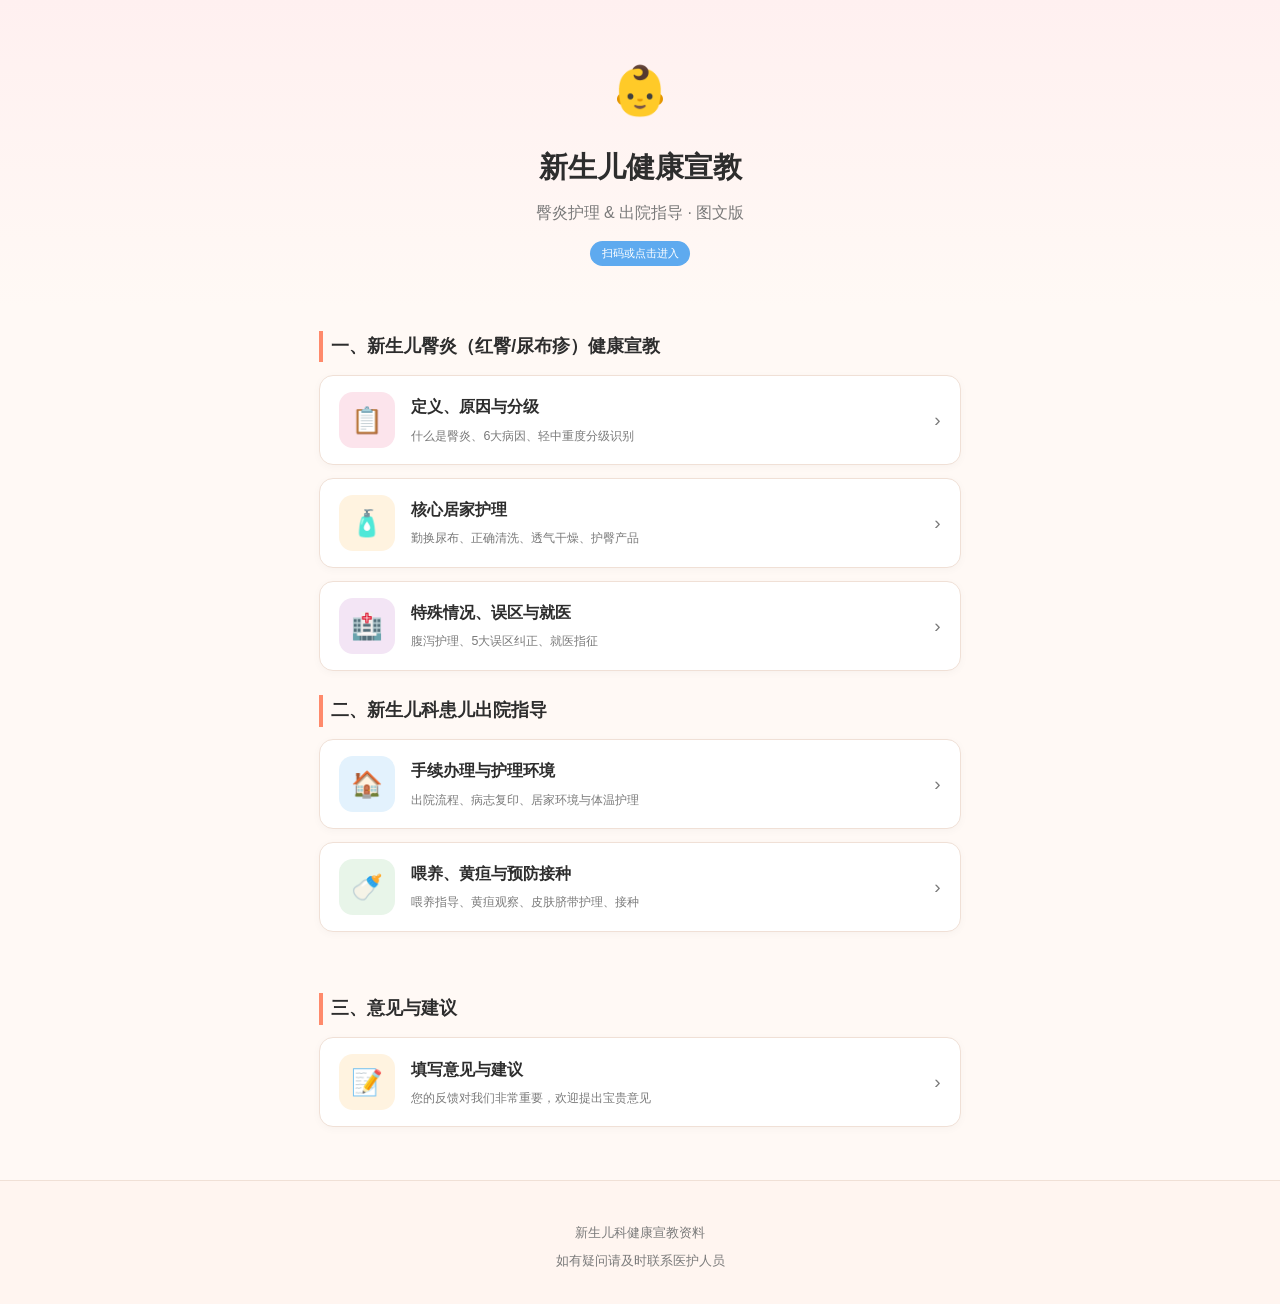
<file: index.html>
<!-- Generated by Trae Work -->
<!DOCTYPE html>
<html lang="zh-CN">
<head>
  <meta charset="UTF-8">
  <meta name="viewport" content="width=device-width, initial-scale=1.0">
  <title>新生儿健康宣教 - 目录</title>
  <link rel="stylesheet" href="assets/style.css">
  <style>
    /* 首页额外样式 */
    body {
      background: #fff9f5;
    }
    .cover {
      text-align: center;
      padding: 3rem 1.5rem 2.5rem;
      background: linear-gradient(180deg, #fff0f0 0%, #fff9f5 100%);
    }
    .cover .logo-icon {
      font-size: 3rem;
      margin-bottom: 0.5rem;
    }
    .cover h1 {
      font-size: 1.8rem;
      font-weight: 700;
      color: var(--ink);
      margin-bottom: 0.3rem;
    }
    .cover .sub {
      font-size: 1rem;
      color: var(--muted);
    }
    .cover .version-tag {
      display: inline-block;
      background: var(--accent2);
      color: white;
      font-size: 0.7rem;
      padding: 0.15rem 0.7rem;
      border-radius: 99px;
      margin-top: 0.8rem;
    }

    /* 内容卡片列表 */
    .card-list {
      max-width: 680px;
      margin: 0 auto;
      padding: 1.5rem 1.2rem;
    }
    .card-list:last-of-type {
      padding-bottom: 0.5rem;
    }
    .page-footer {
      text-align: center;
      padding: 2.5rem 1rem 2rem;
      font-size: 0.8rem;
      color: #7a7a7a;
      background: #fff5f0;
      border-top: 1px solid #f0e0d6;
      margin-top: 1rem;
    }

    .group-title {
      font-size: 1.1rem;
      font-weight: 700;
      color: var(--ink);
      margin: 1.5rem 0 0.8rem;
      padding-left: 0.5rem;
      border-left: 4px solid var(--accent);
    }
    .group-title:first-child { margin-top: 0; }

    .entry-card {
      display: flex;
      align-items: center;
      gap: 1rem;
      background: white;
      border-radius: 14px;
      padding: 1rem 1.2rem;
      margin-bottom: 0.8rem;
      border: 1px solid var(--rule);
      text-decoration: none;
      color: inherit;
      transition: box-shadow 0.2s, transform 0.2s;
      box-shadow: 0 2px 8px rgba(0,0,0,0.03);
    }
    .entry-card:hover {
      box-shadow: 0 6px 20px rgba(0,0,0,0.08);
      transform: translateY(-1px);
    }

    .entry-card .card-icon {
      width: 56px;
      height: 56px;
      border-radius: 14px;
      display: flex;
      align-items: center;
      justify-content: center;
      font-size: 1.6rem;
      flex-shrink: 0;
    }
    .card-icon.pink { background: #fce4ec; }
    .card-icon.blue { background: #e3f2fd; }
    .card-icon.green { background: #e8f5e9; }
    .card-icon.orange { background: #fff3e0; }
    .card-icon.purple { background: #f3e5f5; }

    .entry-card .card-text { flex: 1; min-width: 0; }
    .entry-card .card-title {
      font-size: 1rem;
      font-weight: 600;
      color: var(--ink);
      margin-bottom: 0.15rem;
    }
    .entry-card .card-desc {
      font-size: 0.78rem;
      color: var(--muted);
      white-space: nowrap;
      overflow: hidden;
      text-overflow: ellipsis;
    }
    .entry-card .card-arrow {
      color: var(--muted);
      font-size: 1.2rem;
      flex-shrink: 0;
    }

    @media (max-width: 500px) {
      .cover h1 { font-size: 1.4rem; }
    }
  </style>
</head>
<body>

  <div class="cover">
    <div class="logo-icon">👶</div>
    <h1>新生儿健康宣教</h1>
    <p class="sub">臀炎护理 &amp; 出院指导 · 图文版</p>
    <span class="version-tag">扫码或点击进入</span>
  </div>

  <div class="card-list">
    <div class="group-title">一、新生儿臀炎（红臀/尿布疹）健康宣教</div>

    <a class="entry-card" href="pages/page1-definition.html">
      <div class="card-icon pink">📋</div>
      <div class="card-text">
        <div class="card-title">定义、原因与分级</div>
        <div class="card-desc">什么是臀炎、6大病因、轻中重度分级识别</div>
      </div>
      <div class="card-arrow">›</div>
    </a>

    <a class="entry-card" href="pages/page2-care.html">
      <div class="card-icon orange">🧴</div>
      <div class="card-text">
        <div class="card-title">核心居家护理</div>
        <div class="card-desc">勤换尿布、正确清洗、透气干燥、护臀产品</div>
      </div>
      <div class="card-arrow">›</div>
    </a>

    <a class="entry-card" href="pages/page3-special.html">
      <div class="card-icon purple">🏥</div>
      <div class="card-text">
        <div class="card-title">特殊情况、误区与就医</div>
        <div class="card-desc">腹泻护理、5大误区纠正、就医指征</div>
      </div>
      <div class="card-arrow">›</div>
    </a>

    <div class="group-title">二、新生儿科患儿出院指导</div>

    <a class="entry-card" href="pages/page4-discharge-1.html">
      <div class="card-icon blue">🏠</div>
      <div class="card-text">
        <div class="card-title">手续办理与护理环境</div>
        <div class="card-desc">出院流程、病志复印、居家环境与体温护理</div>
      </div>
      <div class="card-arrow">›</div>
    </a>

    <a class="entry-card" href="pages/page5-discharge-2.html">
      <div class="card-icon green">🍼</div>
      <div class="card-text">
        <div class="card-title">喂养、黄疸与预防接种</div>
        <div class="card-desc">喂养指导、黄疸观察、皮肤脐带护理、接种</div>
      </div>
      <div class="card-arrow">›</div>
    </a>
  </div>

  <!-- 意见建议入口 -->
  <div class="card-list">
    <div class="group-title">三、意见与建议</div>
    <a class="entry-card" href="pages/feedback.html">
      <div class="card-icon orange">📝</div>
      <div class="card-text">
        <div class="card-title">填写意见与建议</div>
        <div class="card-desc">您的反馈对我们非常重要，欢迎提出宝贵意见</div>
      </div>
      <div class="card-arrow">›</div>
    </a>
  </div>

  <div class="page-footer">
    <p>新生儿科健康宣教资料</p>
    <p style="margin-top:0.3rem">如有疑问请及时联系医护人员</p>
  </div>

</body>
</html>
</file>
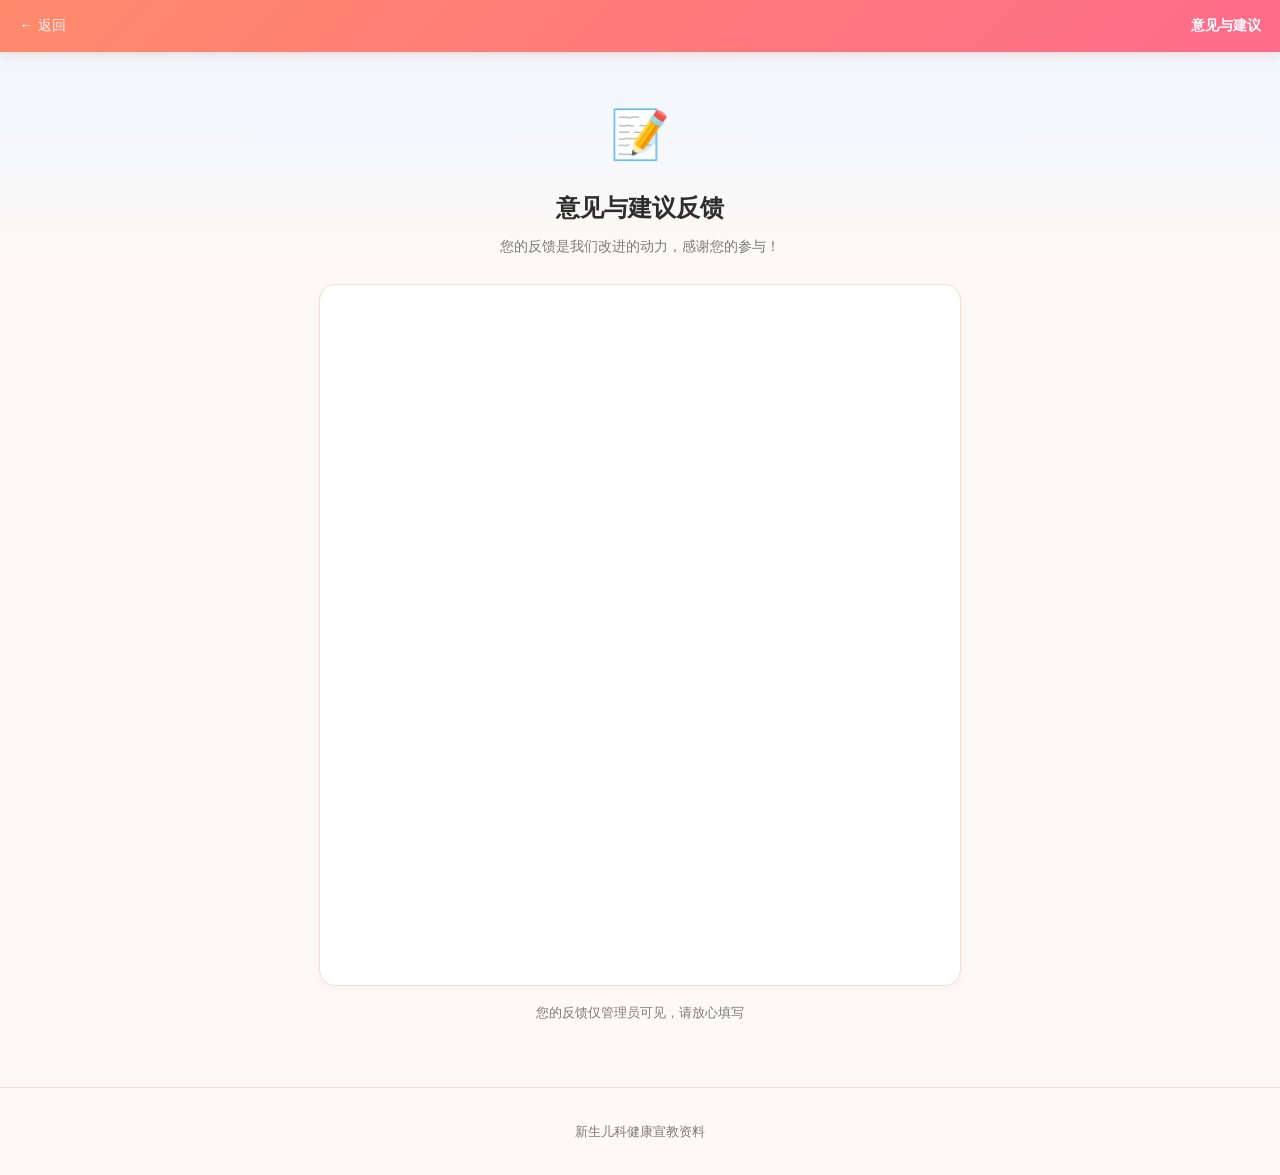
<file: pages/feedback.html>
<!-- Generated by Trae Work -->
<!DOCTYPE html>
<html lang="zh-CN">
<head>
  <meta charset="UTF-8">
  <meta name="viewport" content="width=device-width, initial-scale=1.0">
  <title>意见与建议 - 新生儿健康宣教</title>
  <link rel="stylesheet" href="../assets/style.css">
  <style>
    body { background: #fff9f5; }
    .feedback-hero {
      text-align: center;
      padding: 2.5rem 1rem 1.5rem;
      background: linear-gradient(180deg, #f0f7ff 0%, #fff9f5 100%);
    }
    .feedback-hero .hero-icon {
      font-size: 3rem;
      margin-bottom: 0.5rem;
    }
    .feedback-hero h1 {
      font-size: 1.5rem;
      font-weight: 700;
      color: #2d2d2d;
      margin-bottom: 0.3rem;
    }
    .feedback-hero .sub {
      font-size: 0.9rem;
      color: #7a7a7a;
    }

    .feedback-area {
      max-width: 680px;
      margin: 0 auto;
      padding: 0 1.2rem 3rem;
    }

    .survey-wrap {
      background: white;
      border-radius: 16px;
      overflow: hidden;
      box-shadow: 0 2px 12px rgba(0,0,0,0.04);
      border: 1px solid #f0e0d6;
    }
    .survey-wrap iframe {
      width: 100%;
      border: none;
      display: block;
      min-height: 600px;
    }

    .fallback-section {
      text-align: center;
      padding: 2rem 1rem;
      display: none;
    }
    .fallback-section .fallback-icon {
      font-size: 2.5rem;
      margin-bottom: 0.8rem;
    }
    .fallback-section .fallback-title {
      font-size: 1rem;
      font-weight: 600;
      color: #2d2d2d;
      margin-bottom: 0.4rem;
    }
    .fallback-section .fallback-desc {
      font-size: 0.85rem;
      color: #7a7a7a;
      margin-bottom: 1rem;
      line-height: 1.6;
    }
    .fallback-link {
      display: inline-block;
      padding: 0.7rem 2rem;
      font-size: 0.95rem;
      font-weight: 600;
      font-family: inherit;
      color: white;
      background: #ff8a6b;
      border: none;
      border-radius: 10px;
      text-decoration: none;
    }
    .fallback-link:hover { opacity: 0.9; }

    .tip-note {
      text-align: center;
      margin-top: 1rem;
      font-size: 0.82rem;
      color: #7a7a7a;
      line-height: 1.6;
    }

    .page-footer {
      text-align: center;
      padding: 2rem 1rem;
      font-size: 0.8rem;
      color: #7a7a7a;
      border-top: 1px solid #f0e0d6;
      margin-top: 1rem;
    }
  </style>
</head>
<body>

  <nav class="top-bar">
    <a class="back-link" href="../index.html">← 返回</a>
    <span class="nav-title">意见与建议</span>
  </nav>

  <section class="feedback-hero">
    <div class="hero-icon">📝</div>
    <h1>意见与建议反馈</h1>
    <p class="sub">您的反馈是我们改进的动力，感谢您的参与！</p>
  </section>

  <div class="feedback-area">

    <!-- 问卷嵌入 -->
    <div class="survey-wrap" id="surveyWrap">
      <iframe id="surveyFrame" src="about:blank" height="700" allowfullscreen></iframe>
    </div>

    <!-- 如果 iframe 无法加载，显示备用跳转 -->
    <div class="fallback-section" id="fallbackSection">
      <div class="fallback-icon">📝</div>
      <div class="fallback-title">请在问卷页面填写反馈</div>
      <div class="fallback-desc">点击下方按钮前往问卷页面填写</div>
      <a class="fallback-link" id="fallbackLink" href="#" target="_blank">前往问卷填写</a>
    </div>

    <div class="tip-note">您的反馈仅管理员可见，请放心填写</div>

  </div>

  <div class="page-footer">
    <p>新生儿科健康宣教资料</p>
  </div>

  <script>
    const surveyLink = 'https://wj.qq.com/s2/27233499/6184/';
    const frame = document.getElementById('surveyFrame');
    const wrap = document.getElementById('surveyWrap');
    const fallback = document.getElementById('fallbackSection');
    const fallbackLink = document.getElementById('fallbackLink');

    // 尝试用 iframe 加载
    frame.src = surveyLink;

    // 检测 iframe 是否加载成功
    frame.onload = function() {
      try {
        // 如果能访问 contentDocument 且不为空，说明加载成功
        var doc = frame.contentDocument || frame.contentWindow.document;
        if (doc && doc.body && doc.body.innerHTML.length > 0) {
          wrap.style.display = 'block';
          fallback.style.display = 'none';
        } else {
          showFallback();
        }
      } catch(e) {
        // 跨域无法访问，可能是加载成功了也可能是被拦截
        // 对于腾讯问卷，通常是被拦截，显示备用方案
        // 但我们还是先假设加载成功，让用户看到 iframe
        wrap.style.display = 'block';
        fallback.style.display = 'none';
      }
    };

    frame.onerror = function() {
      showFallback();
    };

    // 如果 iframe 加载超时（5秒），也显示备用
    setTimeout(function() {
      try {
        var doc = frame.contentDocument || frame.contentWindow.document;
        if (!doc || !doc.body || doc.body.innerHTML.length <= 50) {
          showFallback();
        }
      } catch(e) {
        // 跨域，保持 iframe 显示
      }
    }, 5000);

    function showFallback() {
      wrap.style.display = 'none';
      fallback.style.display = 'block';
      fallbackLink.href = surveyLink;
    }
  </script>

</body>
</html>
</file>
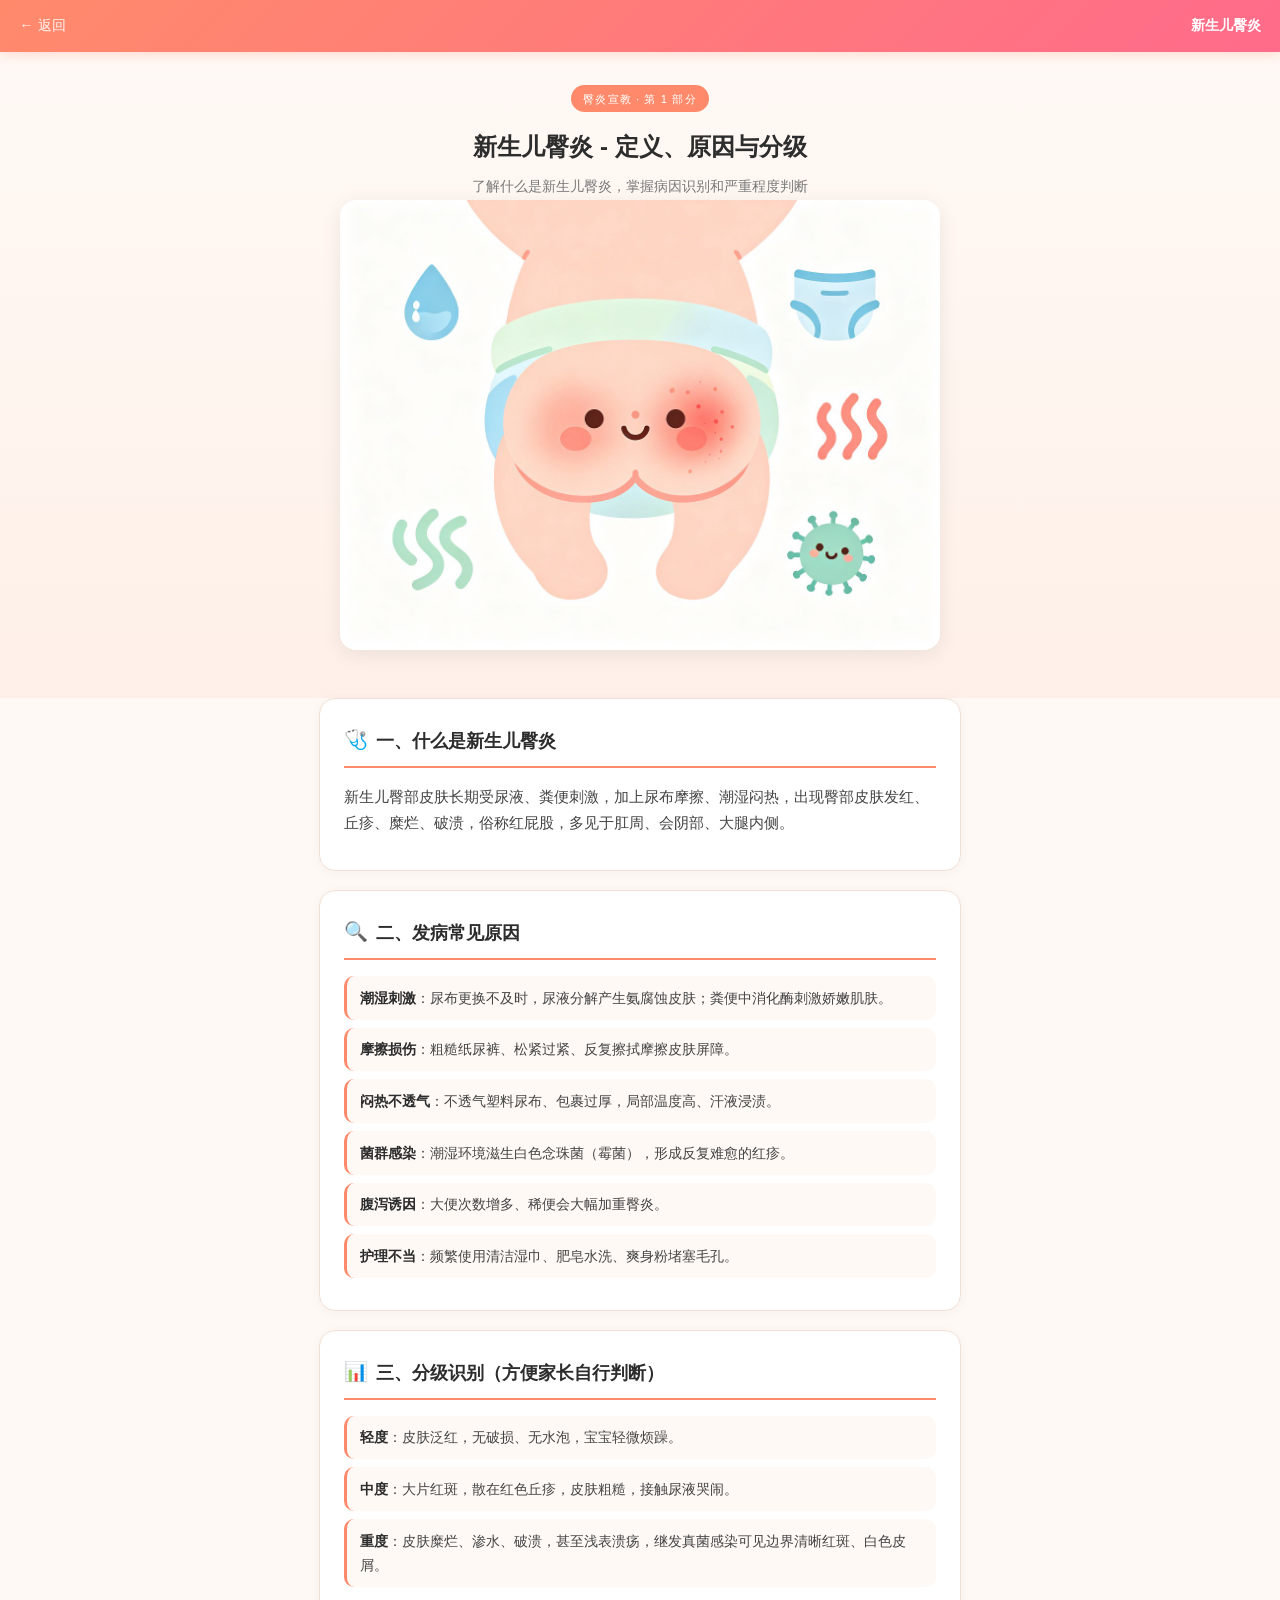
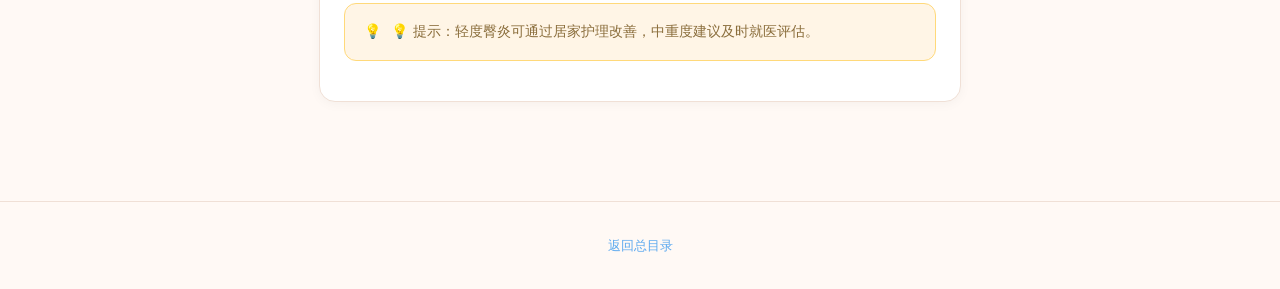
<file: pages/page1-definition.html>
<!-- Generated by Trae Work -->
<!DOCTYPE html>
<html lang="zh-CN">
<head>
  <meta charset="UTF-8">
  <meta name="viewport" content="width=device-width, initial-scale=1.0">
  <title>新生儿臀炎 - 定义、原因与分级</title>
  <link rel="stylesheet" href="../assets/style.css">
</head>
<body>

  <nav class="top-bar">
    <a class="back-link" href="../index.html">← 返回</a>
    <span class="nav-title">新生儿臀炎</span>
  </nav>

  <section class="page-hero">
    <span class="part-badge">臀炎宣教 · 第 1 部分</span>
    <h1>新生儿臀炎 - 定义、原因与分级</h1>
    <p class="hero-desc">了解什么是新生儿臀炎，掌握病因识别和严重程度判断</p>
    <div class="hero-image">
      <img src="../assets/images/hero_definition.jpg" alt="新生儿臀炎定义">
    </div>
  </section>

  <div class="content">

    <div class="section-card">
      <h2><span class="emoji">🩺</span> 一、什么是新生儿臀炎</h2>
      <p>新生儿臀部皮肤长期受尿液、粪便刺激，加上尿布摩擦、潮湿闷热，出现臀部皮肤发红、丘疹、糜烂、破溃，俗称红屁股，多见于肛周、会阴部、大腿内侧。</p>
    </div>

    <div class="section-card">
      <h2><span class="emoji">🔍</span> 二、发病常见原因</h2>
      <ul class="info-list">
        <li><strong>潮湿刺激</strong>：尿布更换不及时，尿液分解产生氨腐蚀皮肤；粪便中消化酶刺激娇嫩肌肤。</li>
        <li><strong>摩擦损伤</strong>：粗糙纸尿裤、松紧过紧、反复擦拭摩擦皮肤屏障。</li>
        <li><strong>闷热不透气</strong>：不透气塑料尿布、包裹过厚，局部温度高、汗液浸渍。</li>
        <li><strong>菌群感染</strong>：潮湿环境滋生白色念珠菌（霉菌），形成反复难愈的红疹。</li>
        <li><strong>腹泻诱因</strong>：大便次数增多、稀便会大幅加重臀炎。</li>
        <li><strong>护理不当</strong>：频繁使用清洁湿巾、肥皂水洗、爽身粉堵塞毛孔。</li>
      </ul>
    </div>

    <div class="section-card">
      <h2><span class="emoji">📊</span> 三、分级识别（方便家长自行判断）</h2>
      <ul class="info-list">
        <li><strong>轻度</strong>：皮肤泛红，无破损、无水泡，宝宝轻微烦躁。</li>
        <li><strong>中度</strong>：大片红斑，散在红色丘疹，皮肤粗糙，接触尿液哭闹。</li>
        <li><strong>重度</strong>：皮肤糜烂、渗水、破溃，甚至浅表溃疡，继发真菌感染可见边界清晰红斑、白色皮屑。</li>
      </ul>
      <div class="tip-box">
        💡 提示：轻度臀炎可通过居家护理改善，中重度建议及时就医评估。
      </div>
    </div>

  </div>

  <footer class="page-footer">
    <a href="../index.html">返回总目录</a>
  </footer>

</body>
</html>
</file>
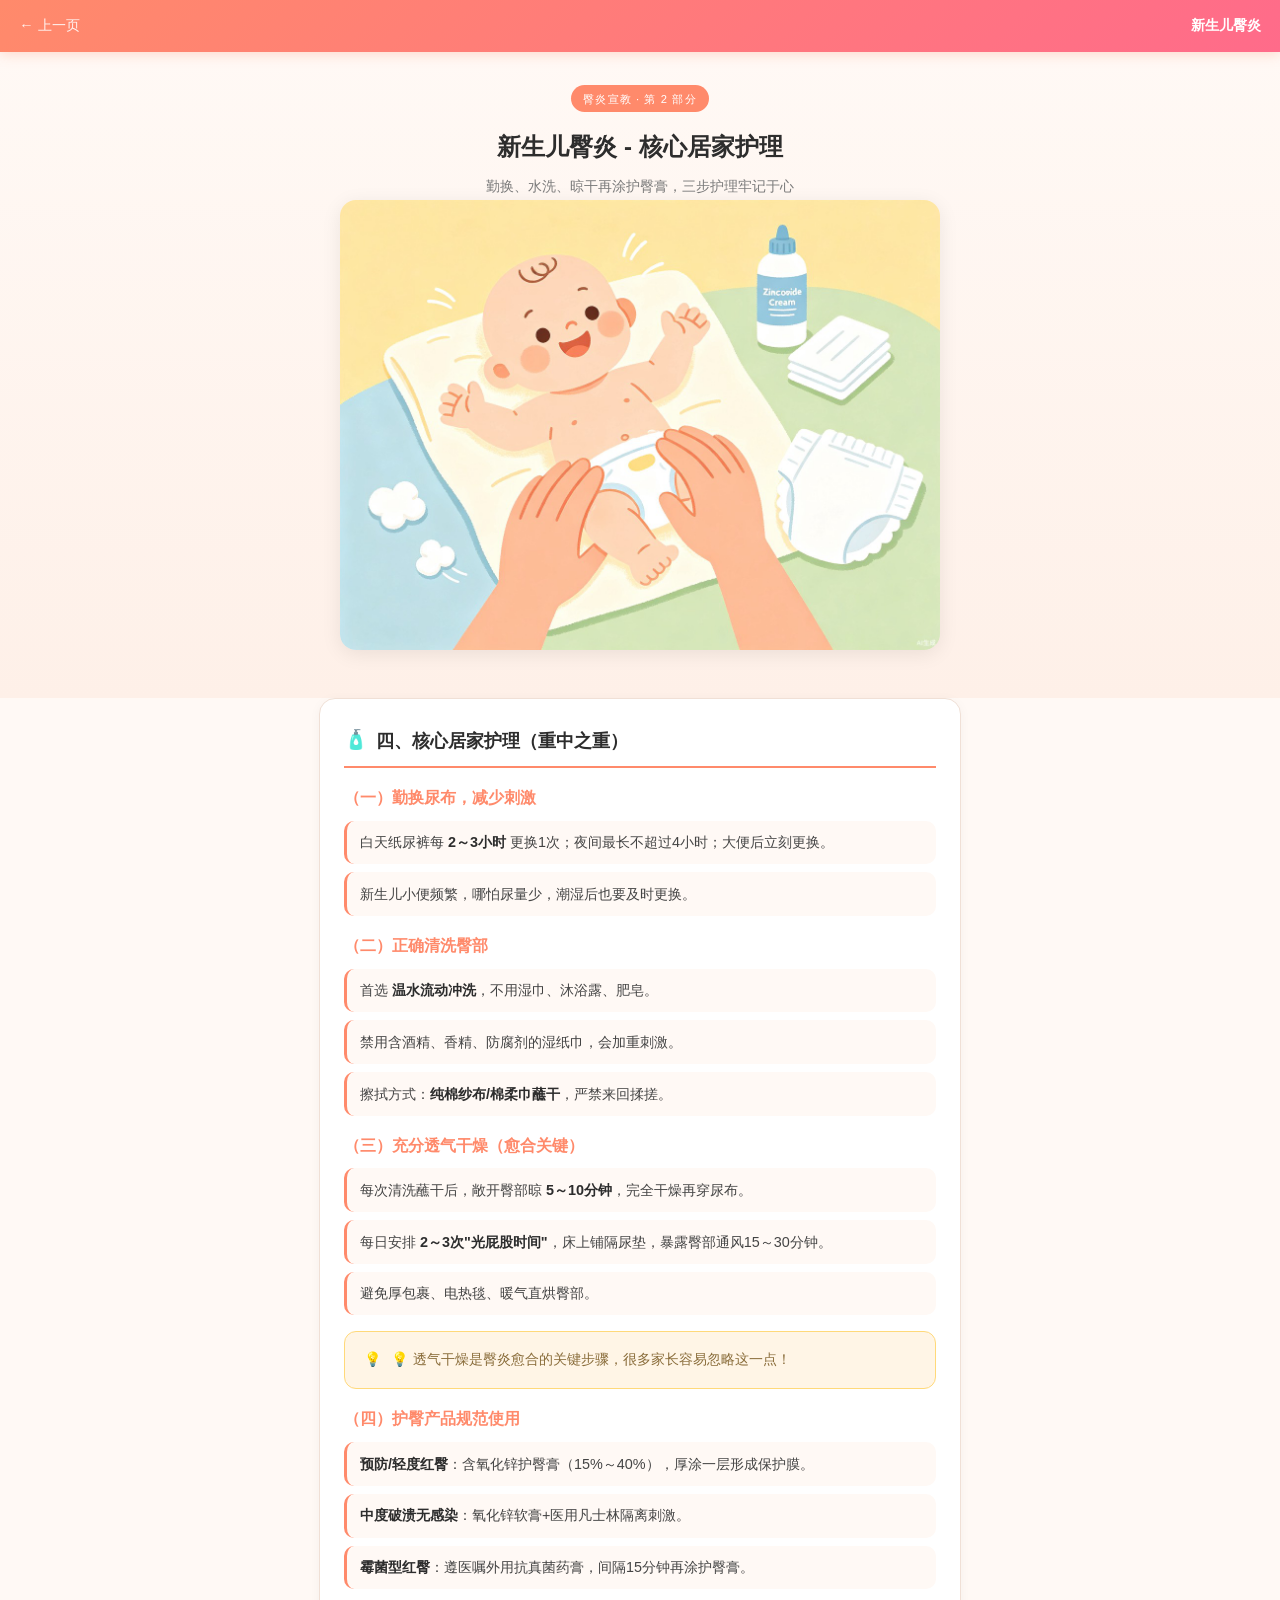
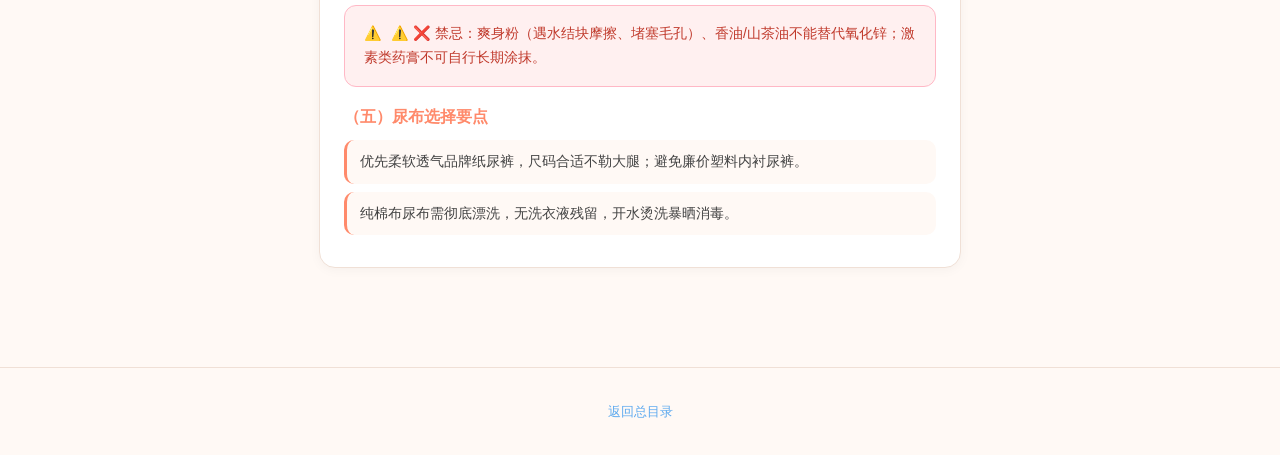
<file: pages/page2-care.html>
<!-- Generated by Trae Work -->
<!DOCTYPE html>
<html lang="zh-CN">
<head>
  <meta charset="UTF-8">
  <meta name="viewport" content="width=device-width, initial-scale=1.0">
  <title>新生儿臀炎 - 核心居家护理</title>
  <link rel="stylesheet" href="../assets/style.css">
</head>
<body>

  <nav class="top-bar">
    <a class="back-link" href="page1-definition.html">← 上一页</a>
    <span class="nav-title">新生儿臀炎</span>
  </nav>

  <section class="page-hero">
    <span class="part-badge">臀炎宣教 · 第 2 部分</span>
    <h1>新生儿臀炎 - 核心居家护理</h1>
    <p class="hero-desc">勤换、水洗、晾干再涂护臀膏，三步护理牢记于心</p>
    <div class="hero-image">
      <img src="../assets/images/hero_care.jpg" alt="核心居家护理">
    </div>
  </section>

  <div class="content">

    <div class="section-card">
      <h2><span class="emoji">🧴</span> 四、核心居家护理（重中之重）</h2>

      <h3>（一）勤换尿布，减少刺激</h3>
      <ul class="info-list">
        <li>白天纸尿裤每 <strong>2～3小时</strong> 更换1次；夜间最长不超过4小时；大便后立刻更换。</li>
        <li>新生儿小便频繁，哪怕尿量少，潮湿后也要及时更换。</li>
      </ul>

      <h3>（二）正确清洗臀部</h3>
      <ul class="info-list">
        <li>首选 <strong>温水流动冲洗</strong>，不用湿巾、沐浴露、肥皂。</li>
        <li>禁用含酒精、香精、防腐剂的湿纸巾，会加重刺激。</li>
        <li>擦拭方式：<strong>纯棉纱布/棉柔巾蘸干</strong>，严禁来回揉搓。</li>
      </ul>

      <h3>（三）充分透气干燥（愈合关键）</h3>
      <ul class="info-list">
        <li>每次清洗蘸干后，敞开臀部晾 <strong>5～10分钟</strong>，完全干燥再穿尿布。</li>
        <li>每日安排 <strong>2～3次"光屁股时间"</strong>，床上铺隔尿垫，暴露臀部通风15～30分钟。</li>
        <li>避免厚包裹、电热毯、暖气直烘臀部。</li>
      </ul>
      <div class="tip-box">
        💡 透气干燥是臀炎愈合的关键步骤，很多家长容易忽略这一点！
      </div>

      <h3>（四）护臀产品规范使用</h3>
      <ul class="info-list">
        <li><strong>预防/轻度红臀</strong>：含氧化锌护臀膏（15%～40%），厚涂一层形成保护膜。</li>
        <li><strong>中度破溃无感染</strong>：氧化锌软膏+医用凡士林隔离刺激。</li>
        <li><strong>霉菌型红臀</strong>：遵医嘱外用抗真菌药膏，间隔15分钟再涂护臀膏。</li>
      </ul>
      <div class="warn-box">
        ⚠️ ❌ 禁忌：爽身粉（遇水结块摩擦、堵塞毛孔）、香油/山茶油不能替代氧化锌；激素类药膏不可自行长期涂抹。
      </div>

      <h3>（五）尿布选择要点</h3>
      <ul class="info-list">
        <li>优先柔软透气品牌纸尿裤，尺码合适不勒大腿；避免廉价塑料内衬尿裤。</li>
        <li>纯棉布尿布需彻底漂洗，无洗衣液残留，开水烫洗暴晒消毒。</li>
      </ul>
    </div>

  </div>

  <footer class="page-footer">
    <a href="../index.html">返回总目录</a>
  </footer>

</body>
</html>
</file>
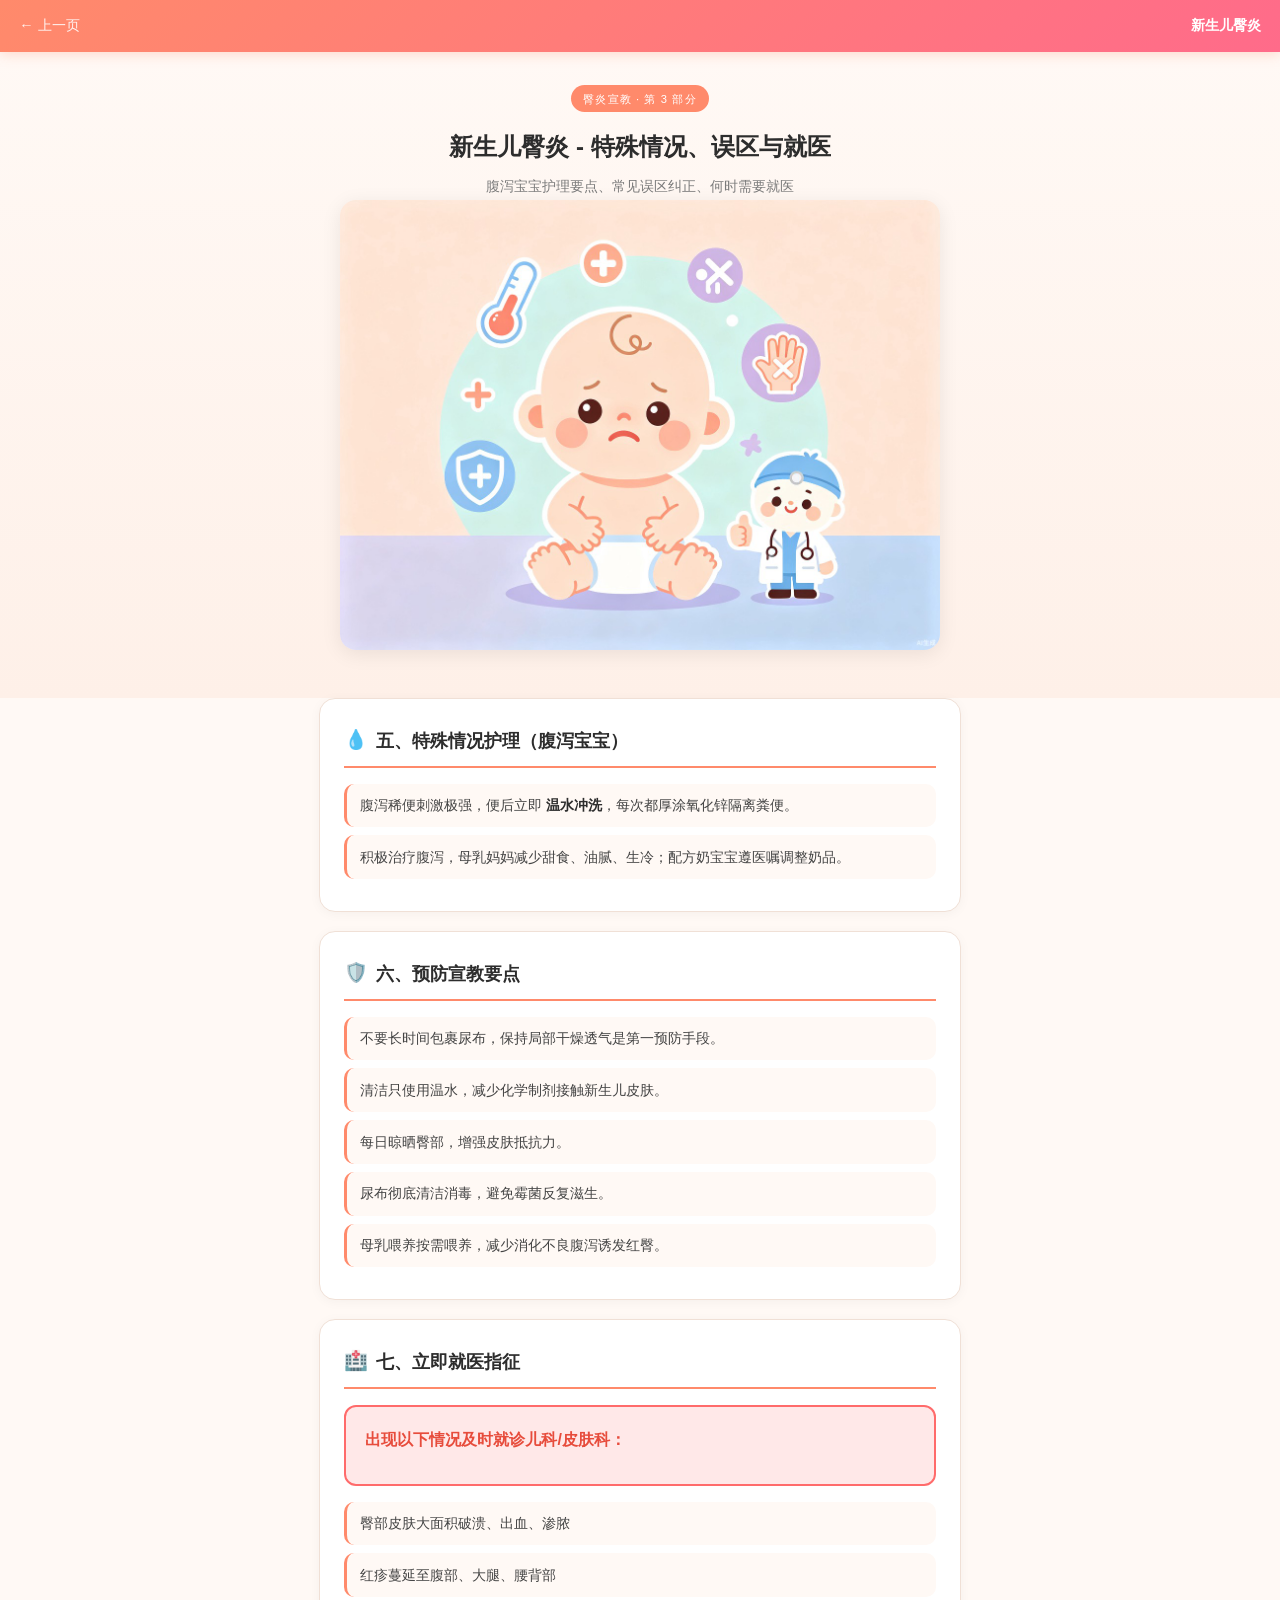
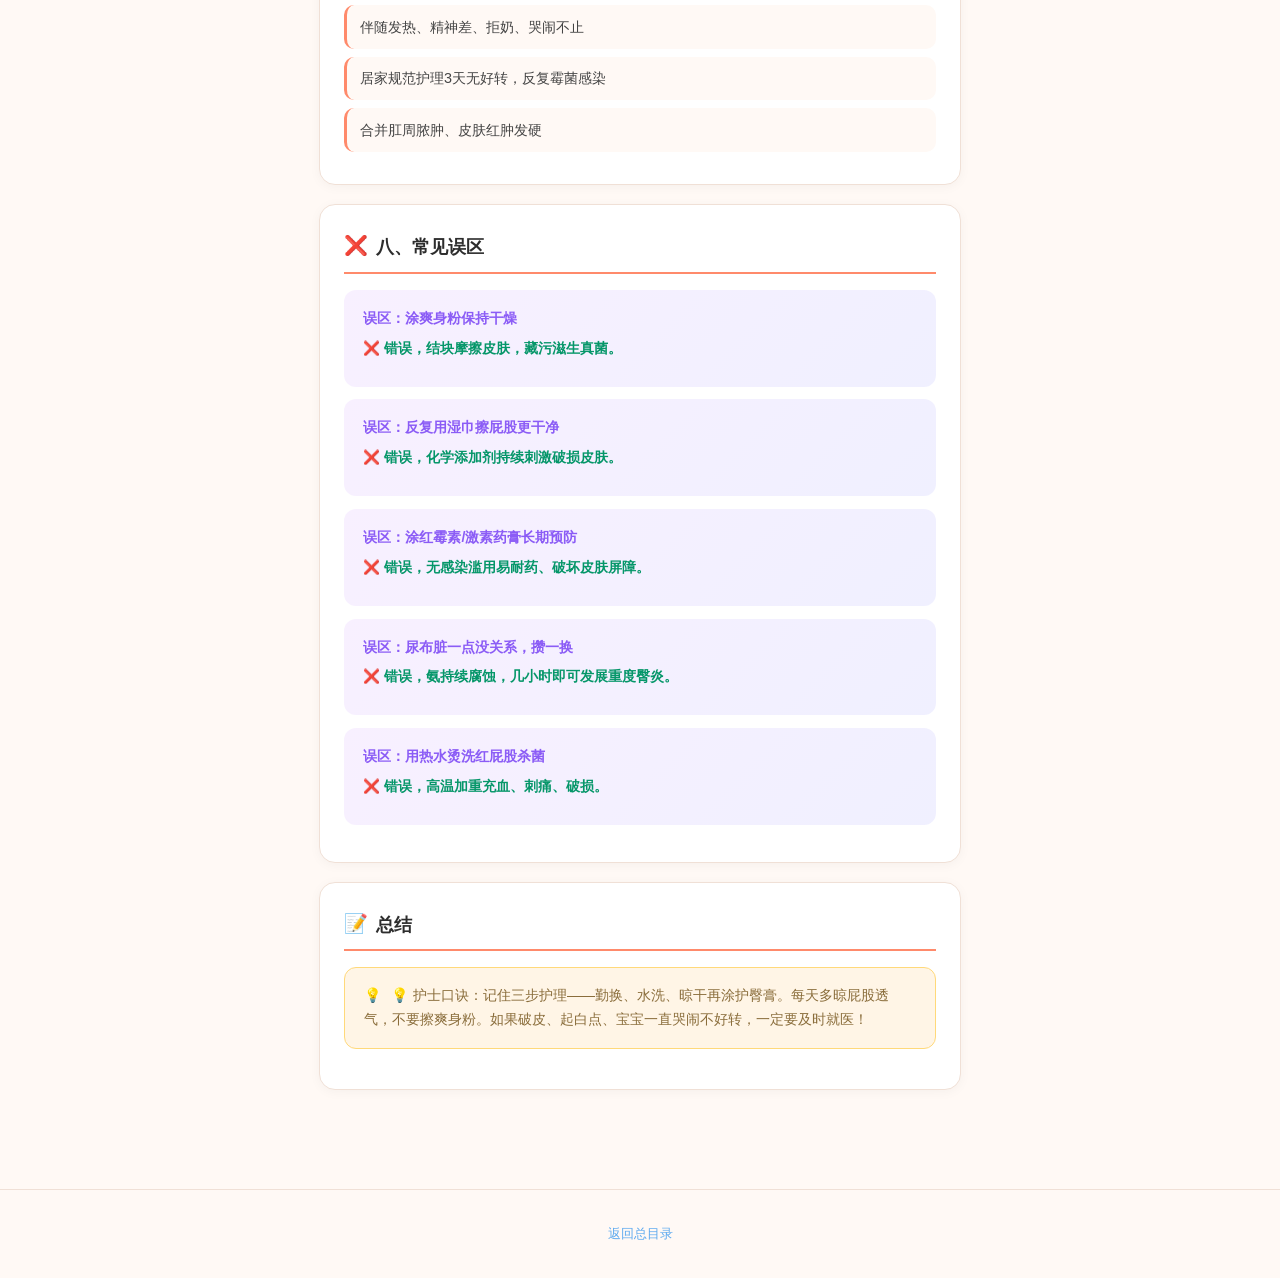
<file: pages/page3-special.html>
<!-- Generated by Trae Work -->
<!DOCTYPE html>
<html lang="zh-CN">
<head>
  <meta charset="UTF-8">
  <meta name="viewport" content="width=device-width, initial-scale=1.0">
  <title>新生儿臀炎 - 特殊情况、误区与就医</title>
  <link rel="stylesheet" href="../assets/style.css">
</head>
<body>

  <nav class="top-bar">
    <a class="back-link" href="page2-care.html">← 上一页</a>
    <span class="nav-title">新生儿臀炎</span>
  </nav>

  <section class="page-hero">
    <span class="part-badge">臀炎宣教 · 第 3 部分</span>
    <h1>新生儿臀炎 - 特殊情况、误区与就医</h1>
    <p class="hero-desc">腹泻宝宝护理要点、常见误区纠正、何时需要就医</p>
    <div class="hero-image">
      <img src="../assets/images/hero_special.jpg" alt="特殊情况与误区">
    </div>
  </section>

  <div class="content">

    <div class="section-card">
      <h2><span class="emoji">💧</span> 五、特殊情况护理（腹泻宝宝）</h2>
      <ul class="info-list">
        <li>腹泻稀便刺激极强，便后立即 <strong>温水冲洗</strong>，每次都厚涂氧化锌隔离粪便。</li>
        <li>积极治疗腹泻，母乳妈妈减少甜食、油腻、生冷；配方奶宝宝遵医嘱调整奶品。</li>
      </ul>
    </div>

    <div class="section-card">
      <h2><span class="emoji">🛡️</span> 六、预防宣教要点</h2>
      <ul class="info-list">
        <li>不要长时间包裹尿布，保持局部干燥透气是第一预防手段。</li>
        <li>清洁只使用温水，减少化学制剂接触新生儿皮肤。</li>
        <li>每日晾晒臀部，增强皮肤抵抗力。</li>
        <li>尿布彻底清洁消毒，避免霉菌反复滋生。</li>
        <li>母乳喂养按需喂养，减少消化不良腹泻诱发红臀。</li>
      </ul>
    </div>

    <div class="section-card">
      <h2><span class="emoji">🏥</span> 七、立即就医指征</h2>
      <div class="alert-box">
        <p class="alert-title">出现以下情况及时就诊儿科/皮肤科：</p>
      </div>
      <ul class="info-list">
        <li>臀部皮肤大面积破溃、出血、渗脓</li>
        <li>红疹蔓延至腹部、大腿、腰背部</li>
        <li>伴随发热、精神差、拒奶、哭闹不止</li>
        <li>居家规范护理3天无好转，反复霉菌感染</li>
        <li>合并肛周脓肿、皮肤红肿发硬</li>
      </ul>
    </div>

    <div class="section-card">
      <h2><span class="emoji">❌</span> 八、常见误区</h2>

      <div class="myth-card">
        <p class="myth-title">误区：涂爽身粉保持干燥</p>
        <p class="myth-answer">❌ 错误，结块摩擦皮肤，藏污滋生真菌。</p>
      </div>

      <div class="myth-card">
        <p class="myth-title">误区：反复用湿巾擦屁股更干净</p>
        <p class="myth-answer">❌ 错误，化学添加剂持续刺激破损皮肤。</p>
      </div>

      <div class="myth-card">
        <p class="myth-title">误区：涂红霉素/激素药膏长期预防</p>
        <p class="myth-answer">❌ 错误，无感染滥用易耐药、破坏皮肤屏障。</p>
      </div>

      <div class="myth-card">
        <p class="myth-title">误区：尿布脏一点没关系，攒一换</p>
        <p class="myth-answer">❌ 错误，氨持续腐蚀，几小时即可发展重度臀炎。</p>
      </div>

      <div class="myth-card">
        <p class="myth-title">误区：用热水烫洗红屁股杀菌</p>
        <p class="myth-answer">❌ 错误，高温加重充血、刺痛、破损。</p>
      </div>
    </div>

    <div class="section-card">
      <h2><span class="emoji">📝</span> 总结</h2>
      <div class="tip-box">
        💡 护士口诀：记住三步护理——勤换、水洗、晾干再涂护臀膏。每天多晾屁股透气，不要擦爽身粉。如果破皮、起白点、宝宝一直哭闹不好转，一定要及时就医！
      </div>
    </div>

  </div>

  <footer class="page-footer">
    <a href="../index.html">返回总目录</a>
  </footer>

</body>
</html>
</file>
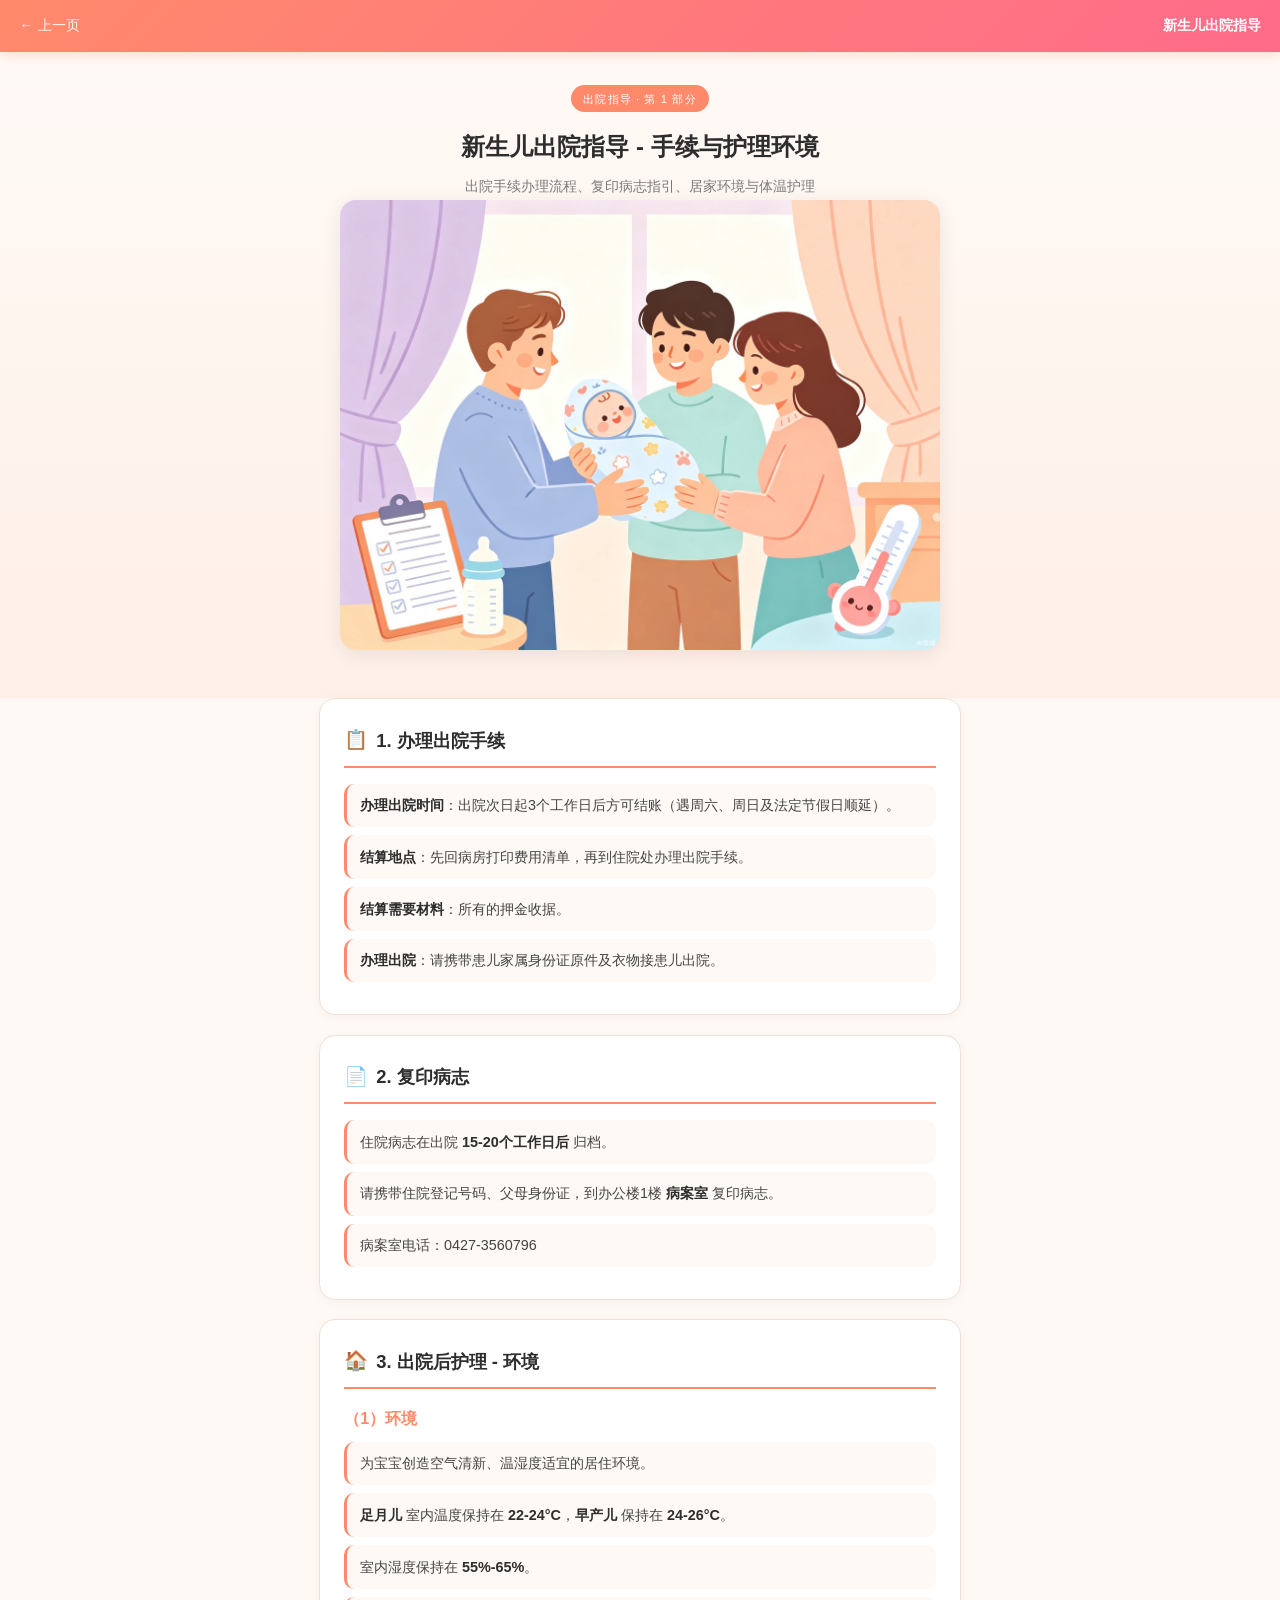
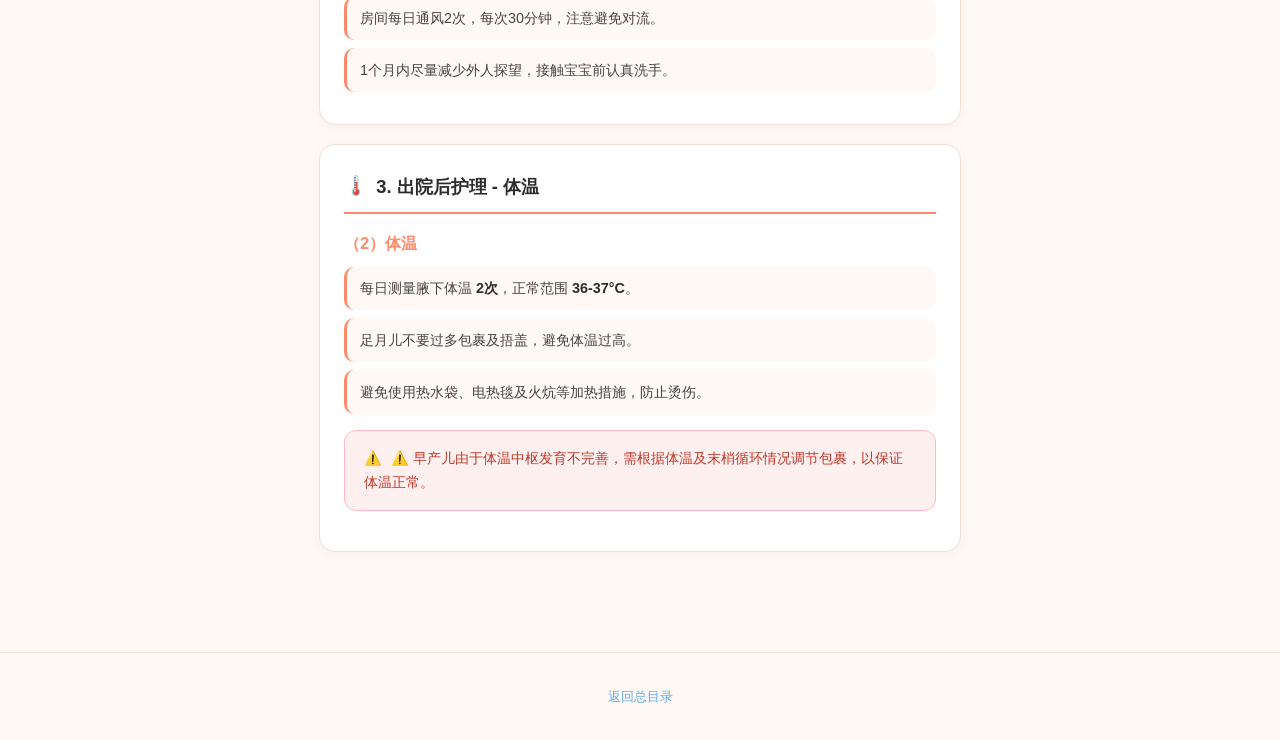
<file: pages/page4-discharge-1.html>
<!-- Generated by Trae Work -->
<!DOCTYPE html>
<html lang="zh-CN">
<head>
  <meta charset="UTF-8">
  <meta name="viewport" content="width=device-width, initial-scale=1.0">
  <title>新生儿出院指导 - 手续与护理环境</title>
  <link rel="stylesheet" href="../assets/style.css">
</head>
<body>

  <nav class="top-bar">
    <a class="back-link" href="page3-special.html">← 上一页</a>
    <span class="nav-title">新生儿出院指导</span>
  </nav>

  <section class="page-hero">
    <span class="part-badge">出院指导 · 第 1 部分</span>
    <h1>新生儿出院指导 - 手续与护理环境</h1>
    <p class="hero-desc">出院手续办理流程、复印病志指引、居家环境与体温护理</p>
    <div class="hero-image">
      <img src="../assets/images/hero_discharge_1.jpg" alt="出院手续与护理环境">
    </div>
  </section>

  <div class="content">

    <div class="section-card">
      <h2><span class="emoji">📋</span> 1. 办理出院手续</h2>
      <ul class="info-list">
        <li><strong>办理出院时间</strong>：出院次日起3个工作日后方可结账（遇周六、周日及法定节假日顺延）。</li>
        <li><strong>结算地点</strong>：先回病房打印费用清单，再到住院处办理出院手续。</li>
        <li><strong>结算需要材料</strong>：所有的押金收据。</li>
        <li><strong>办理出院</strong>：请携带患儿家属身份证原件及衣物接患儿出院。</li>
      </ul>
    </div>

    <div class="section-card">
      <h2><span class="emoji">📄</span> 2. 复印病志</h2>
      <ul class="info-list">
        <li>住院病志在出院 <strong>15-20个工作日后</strong> 归档。</li>
        <li>请携带住院登记号码、父母身份证，到办公楼1楼 <strong>病案室</strong> 复印病志。</li>
        <li>病案室电话：0427-3560796</li>
      </ul>
    </div>

    <div class="section-card">
      <h2><span class="emoji">🏠</span> 3. 出院后护理 - 环境</h2>
      <h3>（1）环境</h3>
      <ul class="info-list">
        <li>为宝宝创造空气清新、温湿度适宜的居住环境。</li>
        <li><strong>足月儿</strong> 室内温度保持在 <strong>22-24°C</strong>，<strong>早产儿</strong> 保持在 <strong>24-26°C</strong>。</li>
        <li>室内湿度保持在 <strong>55%-65%</strong>。</li>
        <li>房间每日通风2次，每次30分钟，注意避免对流。</li>
        <li>1个月内尽量减少外人探望，接触宝宝前认真洗手。</li>
      </ul>
    </div>

    <div class="section-card">
      <h2><span class="emoji">🌡️</span> 3. 出院后护理 - 体温</h2>
      <h3>（2）体温</h3>
      <ul class="info-list">
        <li>每日测量腋下体温 <strong>2次</strong>，正常范围 <strong>36-37°C</strong>。</li>
        <li>足月儿不要过多包裹及捂盖，避免体温过高。</li>
        <li>避免使用热水袋、电热毯及火炕等加热措施，防止烫伤。</li>
      </ul>
      <div class="warn-box">
        ⚠️ 早产儿由于体温中枢发育不完善，需根据体温及末梢循环情况调节包裹，以保证体温正常。
      </div>
    </div>

  </div>

  <footer class="page-footer">
    <a href="../index.html">返回总目录</a>
  </footer>

</body>
</html>
</file>
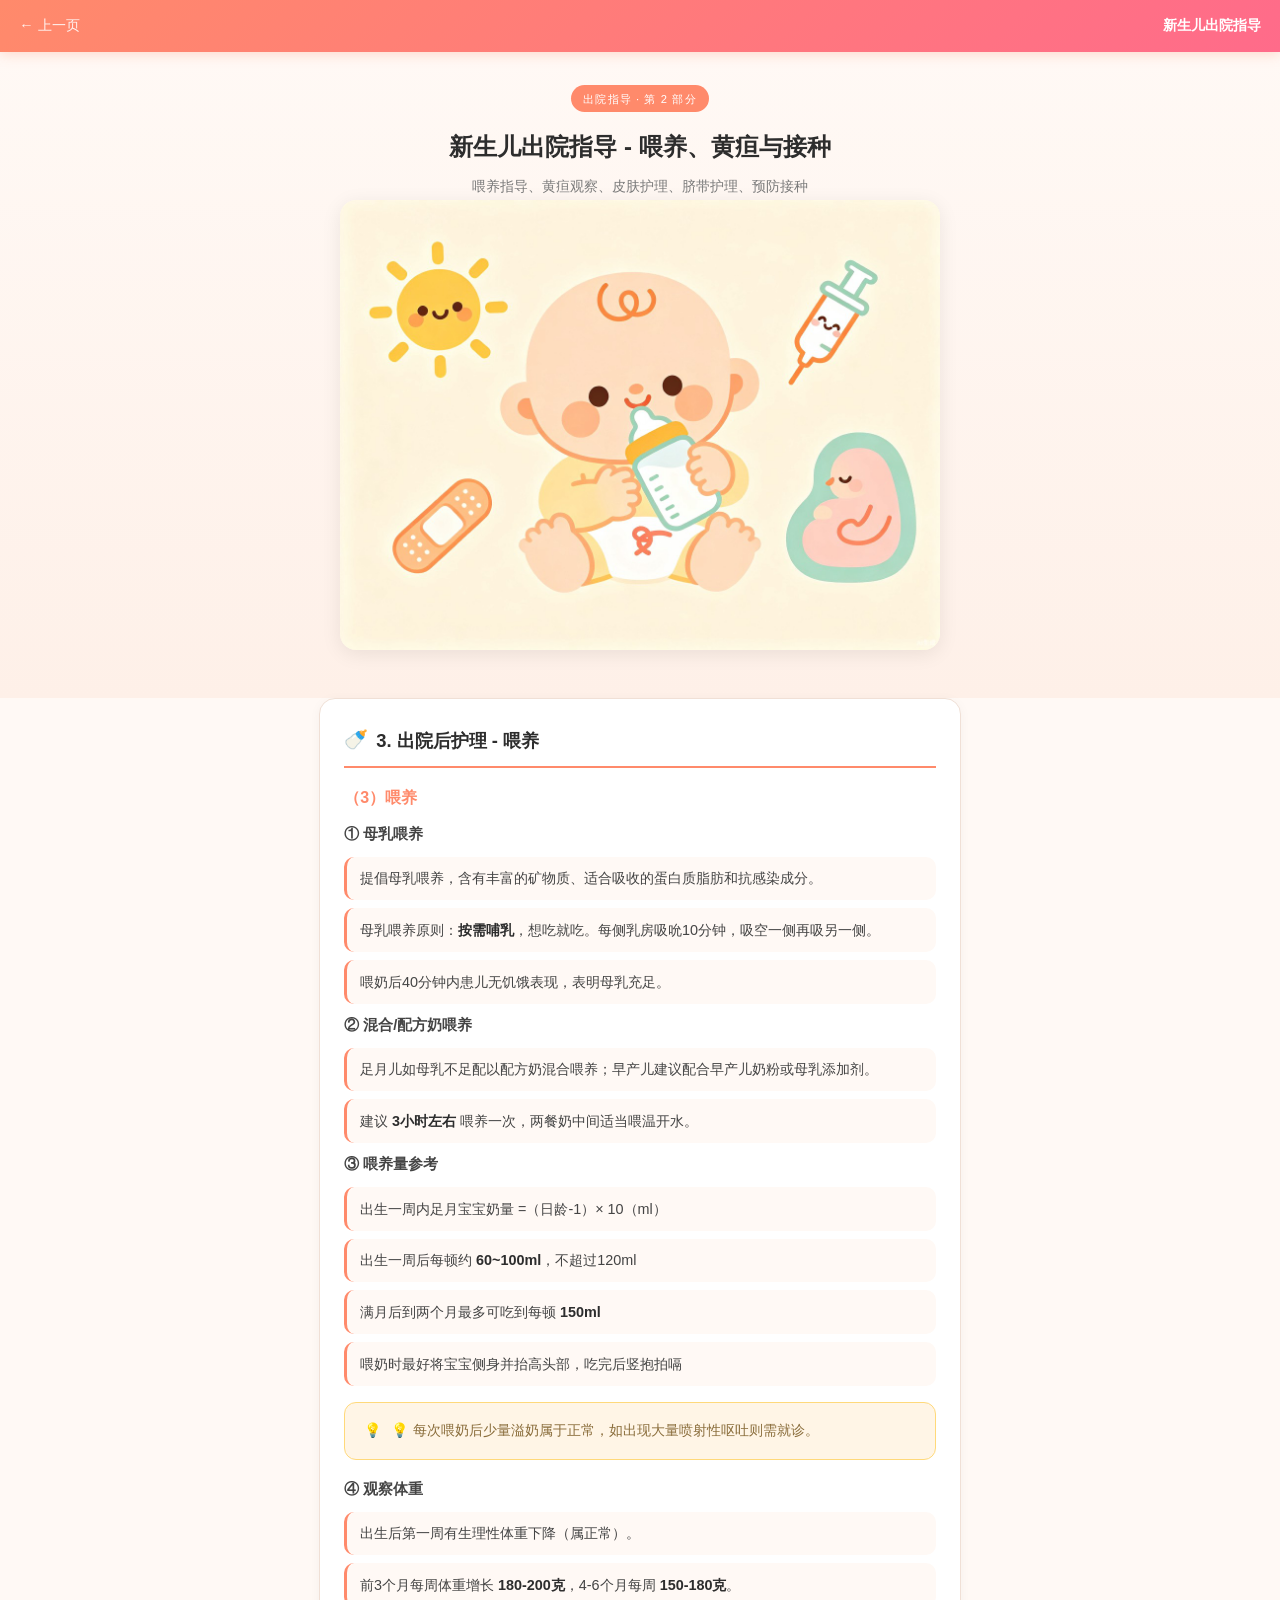
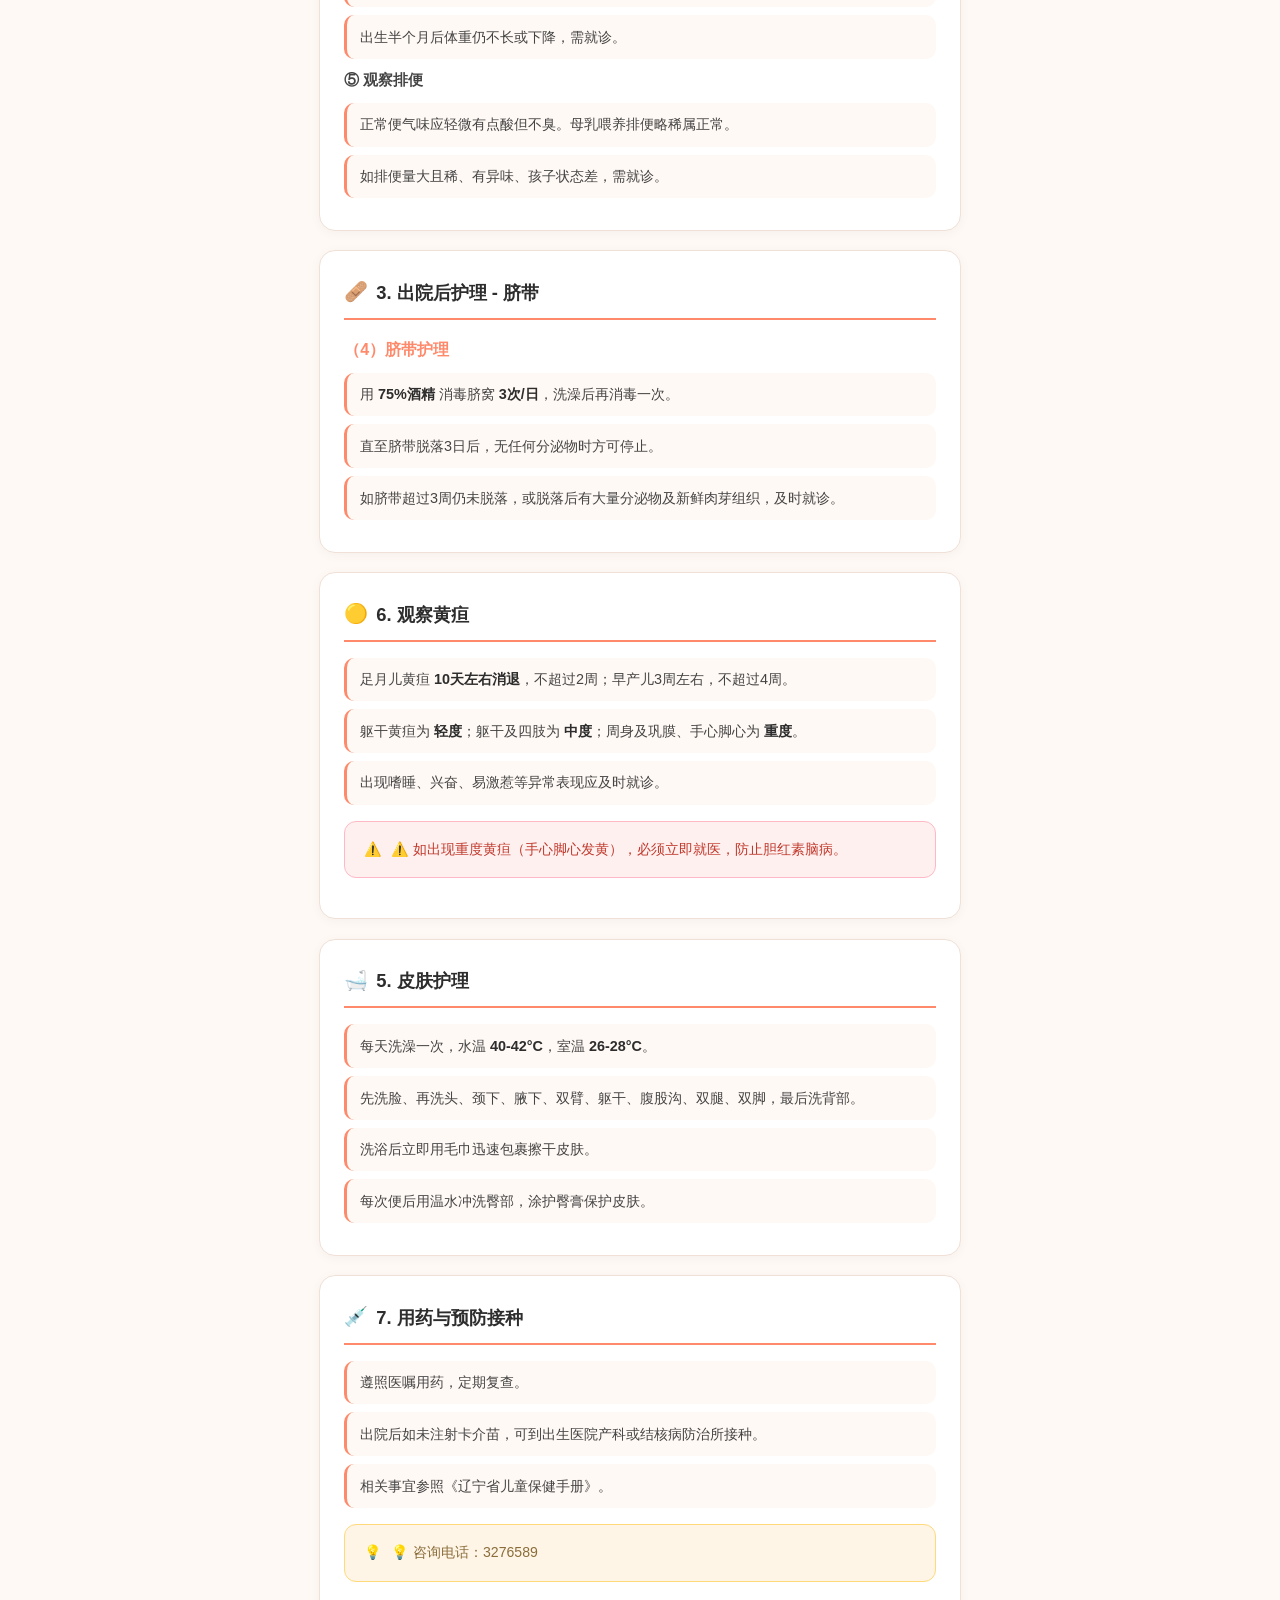
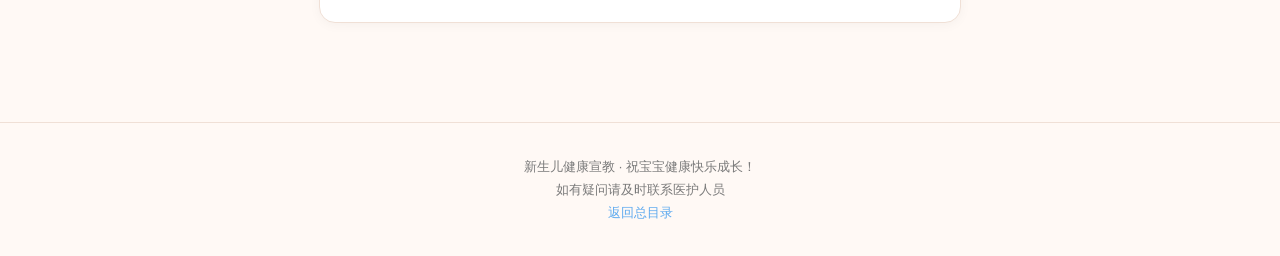
<file: pages/page5-discharge-2.html>
<!-- Generated by Trae Work -->
<!DOCTYPE html>
<html lang="zh-CN">
<head>
  <meta charset="UTF-8">
  <meta name="viewport" content="width=device-width, initial-scale=1.0">
  <title>新生儿出院指导 - 喂养、黄疸与接种</title>
  <link rel="stylesheet" href="../assets/style.css">
</head>
<body>

  <nav class="top-bar">
    <a class="back-link" href="page4-discharge-1.html">← 上一页</a>
    <span class="nav-title">新生儿出院指导</span>
  </nav>

  <section class="page-hero">
    <span class="part-badge">出院指导 · 第 2 部分</span>
    <h1>新生儿出院指导 - 喂养、黄疸与接种</h1>
    <p class="hero-desc">喂养指导、黄疸观察、皮肤护理、脐带护理、预防接种</p>
    <div class="hero-image">
      <img src="../assets/images/hero_discharge_2.jpg" alt="喂养黄疸与接种">
    </div>
  </section>

  <div class="content">

    <div class="section-card">
      <h2><span class="emoji">🍼</span> 3. 出院后护理 - 喂养</h2>
      <h3>（3）喂养</h3>

      <p><strong>① 母乳喂养</strong></p>
      <ul class="info-list">
        <li>提倡母乳喂养，含有丰富的矿物质、适合吸收的蛋白质脂肪和抗感染成分。</li>
        <li>母乳喂养原则：<strong>按需哺乳</strong>，想吃就吃。每侧乳房吸吮10分钟，吸空一侧再吸另一侧。</li>
        <li>喂奶后40分钟内患儿无饥饿表现，表明母乳充足。</li>
      </ul>

      <p><strong>② 混合/配方奶喂养</strong></p>
      <ul class="info-list">
        <li>足月儿如母乳不足配以配方奶混合喂养；早产儿建议配合早产儿奶粉或母乳添加剂。</li>
        <li>建议 <strong>3小时左右</strong> 喂养一次，两餐奶中间适当喂温开水。</li>
      </ul>

      <p><strong>③ 喂养量参考</strong></p>
      <ul class="info-list">
        <li>出生一周内足月宝宝奶量 =（日龄-1）× 10（ml）</li>
        <li>出生一周后每顿约 <strong>60~100ml</strong>，不超过120ml</li>
        <li>满月后到两个月最多可吃到每顿 <strong>150ml</strong></li>
        <li>喂奶时最好将宝宝侧身并抬高头部，吃完后竖抱拍嗝</li>
      </ul>
      <div class="tip-box">
        💡 每次喂奶后少量溢奶属于正常，如出现大量喷射性呕吐则需就诊。
      </div>

      <p><strong>④ 观察体重</strong></p>
      <ul class="info-list">
        <li>出生后第一周有生理性体重下降（属正常）。</li>
        <li>前3个月每周体重增长 <strong>180-200克</strong>，4-6个月每周 <strong>150-180克</strong>。</li>
        <li>出生半个月后体重仍不长或下降，需就诊。</li>
      </ul>

      <p><strong>⑤ 观察排便</strong></p>
      <ul class="info-list">
        <li>正常便气味应轻微有点酸但不臭。母乳喂养排便略稀属正常。</li>
        <li>如排便量大且稀、有异味、孩子状态差，需就诊。</li>
      </ul>
    </div>

    <div class="section-card">
      <h2><span class="emoji">🩹</span> 3. 出院后护理 - 脐带</h2>
      <h3>（4）脐带护理</h3>
      <ul class="info-list">
        <li>用 <strong>75%酒精</strong> 消毒脐窝 <strong>3次/日</strong>，洗澡后再消毒一次。</li>
        <li>直至脐带脱落3日后，无任何分泌物时方可停止。</li>
        <li>如脐带超过3周仍未脱落，或脱落后有大量分泌物及新鲜肉芽组织，及时就诊。</li>
      </ul>
    </div>

    <div class="section-card">
      <h2><span class="emoji">🟡</span> 6. 观察黄疸</h2>
      <ul class="info-list">
        <li>足月儿黄疸 <strong>10天左右消退</strong>，不超过2周；早产儿3周左右，不超过4周。</li>
        <li>躯干黄疸为 <strong>轻度</strong>；躯干及四肢为 <strong>中度</strong>；周身及巩膜、手心脚心为 <strong>重度</strong>。</li>
        <li>出现嗜睡、兴奋、易激惹等异常表现应及时就诊。</li>
      </ul>
      <div class="warn-box">
        ⚠️ 如出现重度黄疸（手心脚心发黄），必须立即就医，防止胆红素脑病。
      </div>
    </div>

    <div class="section-card">
      <h2><span class="emoji">🛁</span> 5. 皮肤护理</h2>
      <ul class="info-list">
        <li>每天洗澡一次，水温 <strong>40-42°C</strong>，室温 <strong>26-28°C</strong>。</li>
        <li>先洗脸、再洗头、颈下、腋下、双臂、躯干、腹股沟、双腿、双脚，最后洗背部。</li>
        <li>洗浴后立即用毛巾迅速包裹擦干皮肤。</li>
        <li>每次便后用温水冲洗臀部，涂护臀膏保护皮肤。</li>
      </ul>
    </div>

    <div class="section-card">
      <h2><span class="emoji">💉</span> 7. 用药与预防接种</h2>
      <ul class="info-list">
        <li>遵照医嘱用药，定期复查。</li>
        <li>出院后如未注射卡介苗，可到出生医院产科或结核病防治所接种。</li>
        <li>相关事宜参照《辽宁省儿童保健手册》。</li>
      </ul>
      <div class="tip-box">
        💡 咨询电话：3276589
      </div>
    </div>

  </div>

  <footer class="page-footer">
    新生儿健康宣教 · 祝宝宝健康快乐成长！<br>如有疑问请及时联系医护人员<br>
    <a href="../index.html">返回总目录</a>
  </footer>

</body>
</html>
</file>
<file: assets/style.css>
/* === 共享样式 - 新生儿健康宣教 === */
:root {
  --bg: #fff9f5;
  --bg2: #fef0e8;
  --bg3: #f0f7ff;
  --ink: #2d2d2d;
  --muted: #7a7a7a;
  --rule: #f0e0d6;
  --accent: #ff8a6b;
  --accent2: #5eaaef;
  --accent3: #8bd4a4;
  --pink: #ffb8c6;
  --yellow: #ffd97a;
  --radius: 16px;
}

* { box-sizing: border-box; margin: 0; padding: 0; }

html {
  font-size: 16px;
  scroll-behavior: smooth;
  -webkit-text-size-adjust: 100%;
}

body {
  font-family: -apple-system, BlinkMacSystemFont, 'PingFang SC', 'Hiragino Sans GB', 'Microsoft YaHei', 'Noto Sans CJK SC', sans-serif;
  color: var(--ink);
  background: var(--bg);
  line-height: 1.8;
  min-height: 100vh;
}

/* === 顶部导航 === */
.top-bar {
  background: linear-gradient(135deg, var(--accent), #ff6b8a);
  color: white;
  padding: 0.8rem 1.2rem;
  font-size: 0.85rem;
  display: flex;
  align-items: center;
  justify-content: space-between;
  position: sticky;
  top: 0;
  z-index: 100;
  box-shadow: 0 2px 12px rgba(255,138,107,0.3);
}
.top-bar .back-link {
  color: white;
  text-decoration: none;
  opacity: 0.9;
  font-size: 0.9rem;
}
.top-bar .back-link:hover { opacity: 1; }
.top-bar .nav-title {
  font-weight: 600;
  font-size: 0.9rem;
}

/* === 页面头部 === */
.page-hero {
  text-align: center;
  padding: 2rem 1rem 1.5rem;
  background: linear-gradient(180deg, var(--bg) 0%, var(--bg2) 100%);
}
.page-hero .part-badge {
  display: inline-block;
  background: var(--accent);
  color: white;
  font-size: 0.7rem;
  padding: 0.2rem 0.8rem;
  border-radius: 99px;
  margin-bottom: 0.8rem;
  letter-spacing: 0.1em;
}
.page-hero h1 {
  font-size: 1.5rem;
  font-weight: 700;
  color: var(--ink);
  margin-bottom: 0.4rem;
}
.page-hero .hero-desc {
  font-size: 0.9rem;
  color: var(--muted);
}

/* === Hero 图片 === */
.hero-image {
  width: 100%;
  max-width: 600px;
  margin: 0 auto 1.5rem;
  border-radius: var(--radius);
  overflow: hidden;
  box-shadow: 0 4px 20px rgba(0,0,0,0.08);
}
.hero-image img {
  width: 100%;
  height: auto;
  display: block;
}

/* === 内容区域 === */
.content {
  max-width: 680px;
  margin: 0 auto;
  padding: 0 1.2rem 3rem;
}

/* === 章节卡片 === */
.section-card {
  background: white;
  border-radius: var(--radius);
  padding: 1.5rem;
  margin-bottom: 1.2rem;
  box-shadow: 0 2px 12px rgba(0,0,0,0.04);
  border: 1px solid var(--rule);
}
.section-card h2 {
  font-size: 1.15rem;
  font-weight: 700;
  color: var(--ink);
  margin-bottom: 1rem;
  padding-bottom: 0.5rem;
  border-bottom: 2px solid var(--accent);
  display: flex;
  align-items: center;
  gap: 0.5rem;
}
.section-card h2 .emoji {
  font-size: 1.2rem;
}
.section-card h3 {
  font-size: 1rem;
  font-weight: 600;
  color: var(--accent);
  margin: 1rem 0 0.5rem;
}
.section-card p {
  font-size: 0.92rem;
  color: #444;
  margin-bottom: 0.6rem;
}

/* === 列表样式 === */
.info-list {
  list-style: none;
  padding: 0;
}
.info-list li {
  font-size: 0.9rem;
  color: #444;
  padding: 0.6rem 0.8rem;
  margin-bottom: 0.5rem;
  background: var(--bg);
  border-radius: 10px;
  border-left: 3px solid var(--accent);
  line-height: 1.7;
}
.info-list li strong {
  color: var(--ink);
  font-weight: 600;
}

/* === 重点提示 === */
.tip-box {
  background: #fff5e6;
  border: 1px solid #ffd97a;
  border-radius: 12px;
  padding: 1rem 1.2rem;
  margin: 1rem 0;
  font-size: 0.88rem;
  color: #8a6d3b;
  line-height: 1.7;
}
.tip-box::before {
  content: "💡";
  margin-right: 0.3rem;
}

/* === 警告框 === */
.warn-box {
  background: #fff0f0;
  border: 1px solid #ffb8c6;
  border-radius: 12px;
  padding: 1rem 1.2rem;
  margin: 1rem 0;
  font-size: 0.88rem;
  color: #c0392b;
  line-height: 1.7;
}
.warn-box::before {
  content: "⚠️";
  margin-right: 0.3rem;
}

/* === 就医指征 === */
.alert-box {
  background: #ffe8e8;
  border: 2px solid #ff6b6b;
  border-radius: 12px;
  padding: 1.2rem;
  margin: 1rem 0;
}
.alert-box .alert-title {
  font-size: 1rem;
  font-weight: 700;
  color: #e74c3c;
  margin-bottom: 0.6rem;
}

/* === 误区卡片 === */
.myth-card {
  background: linear-gradient(135deg, #f8f0ff 0%, #f0f0ff 100%);
  border-radius: 12px;
  padding: 1rem 1.2rem;
  margin: 0.8rem 0;
}
.myth-card .myth-title {
  font-size: 0.9rem;
  font-weight: 600;
  color: #8b5cf6;
  margin-bottom: 0.3rem;
}
.myth-card .myth-answer {
  font-size: 0.85rem;
  color: #059669;
  font-weight: 600;
}

/* === 页脚 === */
.page-footer {
  text-align: center;
  padding: 2rem 1rem;
  font-size: 0.8rem;
  color: var(--muted);
  border-top: 1px solid var(--rule);
  margin-top: 2rem;
}
.page-footer a {
  color: var(--accent2);
  text-decoration: none;
}

/* === 响应式 === */
@media (max-width: 600px) {
  .page-hero h1 { font-size: 1.3rem; }
  .section-card { padding: 1.2rem; }
  .content { padding: 0 1rem 2rem; }
}
</file>
